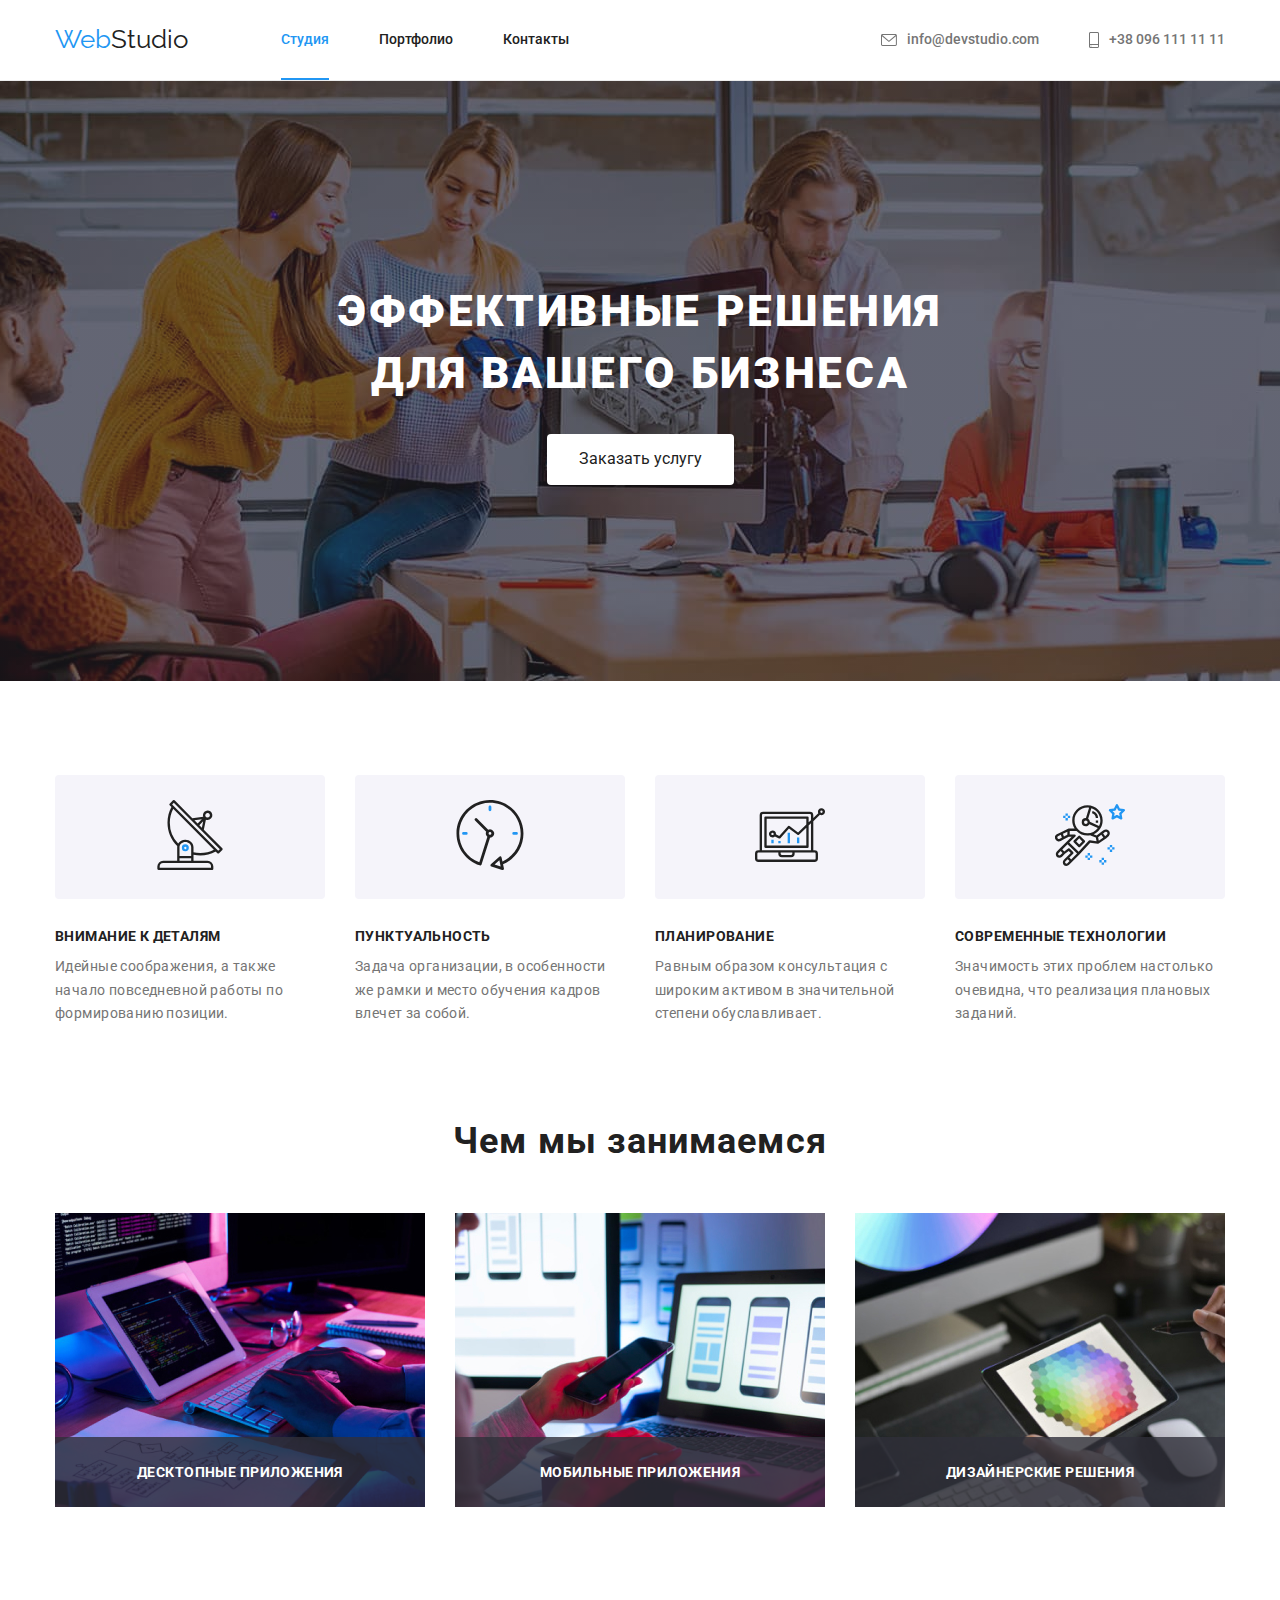
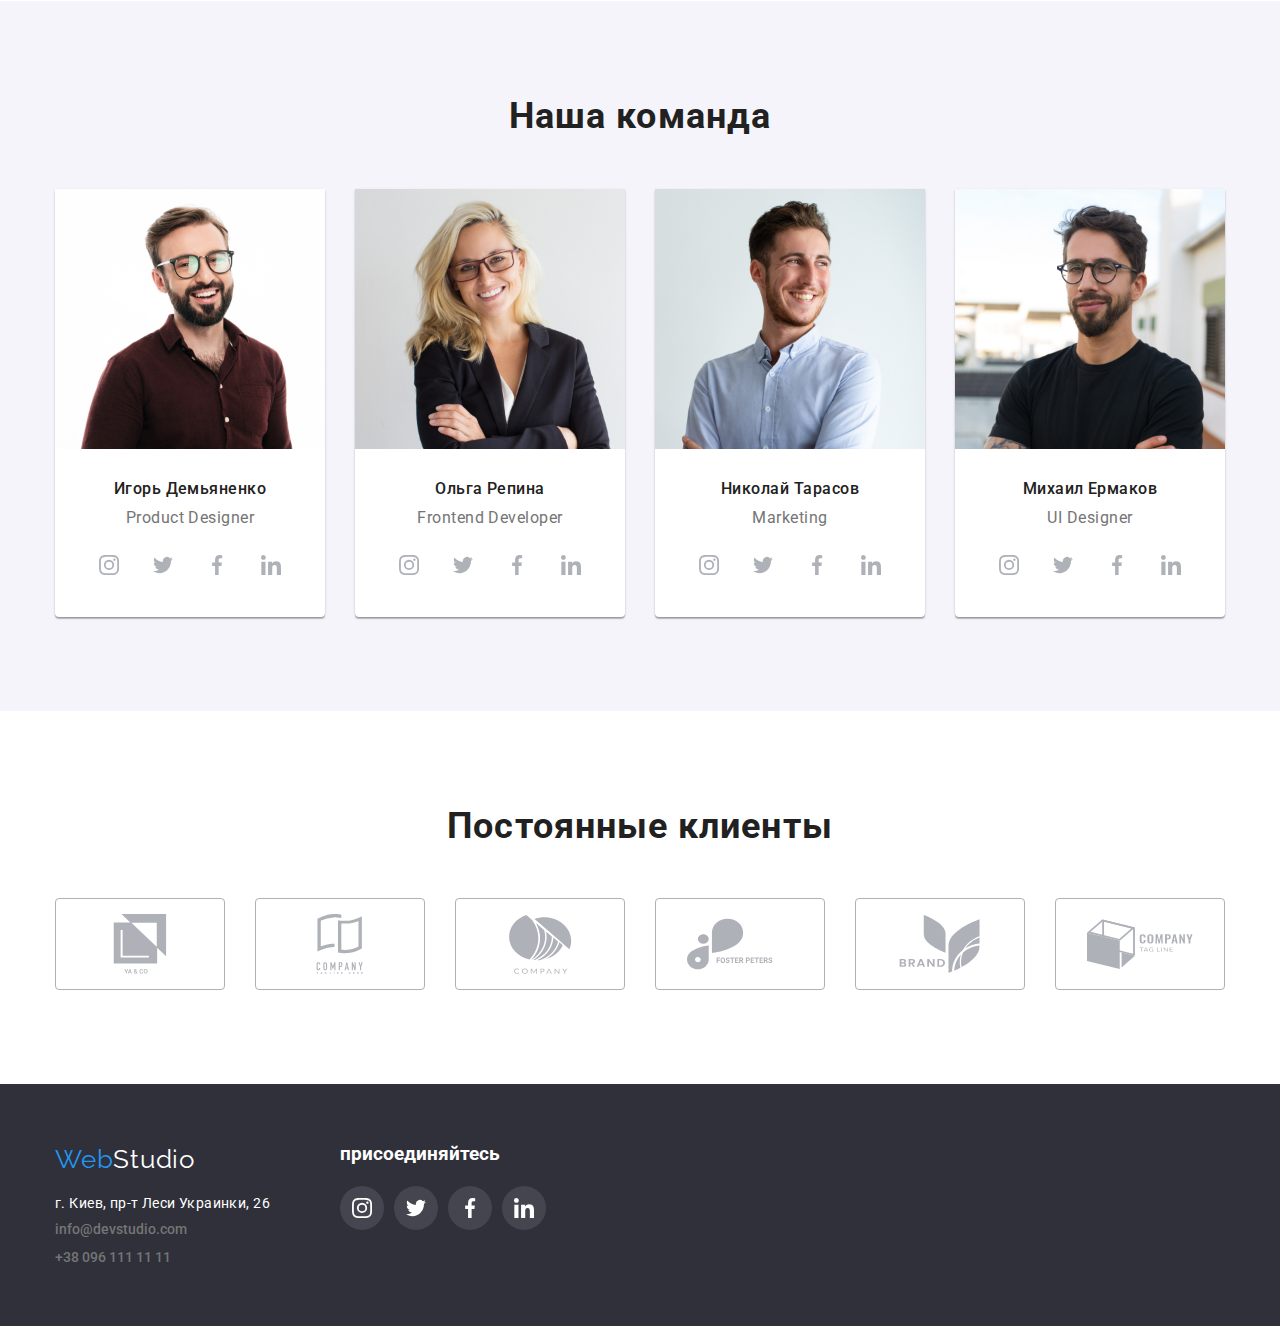
<file: index.html>
<!DOCTYPE html>
<html lang="ru">
    <head>
        <meta charset="UTF-8">
        <meta http-equiv="X-UA-Compatible" content="IE=edge">
        <meta name="viewport" content="width=device-width, initial-scale=1.0">
        <link rel="preconnect" href="https://fonts.googleapis.com">
        <link rel="preconnect" href="https://fonts.gstatic.com" crossorigin>
        <link href="https://fonts.googleapis.com/css2?family=Roboto:wght@400;500;700;900&display=swap" rel="stylesheet">
        <link rel="preconnect" href="https://fonts.googleapis.com">
        <link rel="preconnect" href="https://fonts.gstatic.com" crossorigin>
        <link href="https://fonts.googleapis.com/css2?family=Raleway:wght@700&display=swap" rel="stylesheet">
        <link rel="stylesheet" href="https://cdnjs.cloudflare.com/ajax/libs/modern-normalize/1.1.0/modern-normalize.min.css">
        <link rel="stylesheet" href="./css/styles.css">
        <title>WebStudio</title>
    </head>
    <body>
            <!-- Верхняя линия -->

            <header class="nav-line"> 
                <div class="container primary-nav">
                    <a href="./index.html" class="logo-pagination"><span class="logo-site">Web</span>Studio</a>
                    <nav>    
                        <ul class="site-pagination">
                            <li class="item"><a href="./index.html" class="pagination current">Студия</a></li>
                            <li class="item"><a href="./portfolio.html" class="pagination">Портфолио</a></li>
                            <li class="item"><a href="" class="pagination">Контакты</a></li>
                        </ul>
                    </nav>
                    <ul class="link-nav">
                        <li class="item">
                            <a href="mailto:info@devstudio.com" class="link link-icon-nav">
                                <svg width="16" height="12" class="item-contact-icon">
                                    <use href="./images/icon.svg#icon-mail"></use>
                                </svg>
                            info@devstudio.com
                            </a>
                        </li>
                        <li class="item">
                            <a href="tel:+380961111111" class="link link-icon-nav">
                                <svg width="10" height="16" class="item-contact-icon">
                                    <use href="./images/icon.svg#icon-smartphone"></use>
                                </svg>
                                +38 096 111 11 11
                            </a>
                        </li>
                    </ul>
                </div>
            </header>

            <!-- Шапка -->

            <main>
                <section class="container-fon">
                    <div class="container">
                        <h1 class="primary-title">
                            Эффективные решения<br> для вашего бизнеса
                        </h1>
                            <button  data-modal-open type="button" class="primary-button-order">Заказать услугу</button>
                    </div>
                    <div data-modal class="backdrop is-hidden" >
                        <div class="modal">
                            <button data-modal-close type="button" class="exit-modal">
                                <svg  class="exit-modal-icon" width="11" height="11">
                                    <use href="./images/exit.svg#icon-exit"></use>
                                </svg>
                            </button>
                        </div>
                    </div>

                </section>

                <!-- Особенности -->

                <section class="section">
                    <div class="container ">
                        <ul class="nav-features">
                            <li class="item">
                                <div  class="item-features-icon">
                                    <svg width="70" height="70">
                                        <use href="./images/icon.svg#icon-antenna"></use>
                                    </svg>
                                </div>
                                <h3 class="advantages-tatle">Внимание к деталям</h3>
                                <p class="features-text">Идейные соображения, а также начало повседневной работы по формированию позиции.</p>
                            </li>
                            <li class="item">
                                <div  class="item-features-icon">
                                    <svg width="70" height="70">
                                        <use href="./images/icon.svg#icon-clock"></use>
                                    </svg>
                                </div>
                                <h3 class="advantages-tatle">Пунктуальность</h3>
                                <p class="features-text">Задача организации, в особенности же рамки и место обучения кадров влечет за собой.</p>
                            </li>
                            <li class="item">
                                <div  class="item-features-icon">
                                    <svg width="70" height="70">
                                        <use href="./images/icon.svg#icon-diagram"></use>
                                    </svg>
                                </div>
                                <h3 class="advantages-tatle">Планирование</h3>
                                <p class="features-text">Равным образом консультация с широким активом в значительной степени обуславливает.</p>
                            </li>
                            <li class="item">
                                <div  class="item-features-icon">
                                    <svg width="70" height="70">
                                        <use href="./images/icon.svg#icon-astronaut"></use>
                                    </svg>
                                </div>
                                <h3 class="advantages-tatle">Современные технологии</h3>
                                <p class="features-text">Значимость этих проблем настолько очевидна, что реализация плановых заданий.</p>
                            </li>
                        </ul>
                    </div>
                </section>

                <!-- Чем мы занимаемся -->

                <section class="section-img">
                    <div class="container">
                        <h2 class="subtitle">Чем мы занимаемся</h2>
                        <ul class="block-subtitle-img">
                            <li class="item"><img class="subtitle-img" src="./images/computer.jpg" alt="Набирает текст на компьютере" width="370">
                            <p class="text-item">Десктопные приложения</p></li>
                            <li class="item"><img class="subtitle-img" src="./images/hand-phone.jpg" alt="Синхронизирует телефон с компьютером" width="370">
                            <p class="text-item">Мобильные приложения</p></li>
                            <li class="item"><img class="subtitle-img" src="./images/tablet.jpg" alt="Рисует на планшете" width="370">
                            <p class="text-item">Дизайнерские решения</p></li>
                        </ul>
                    </div>
                </section>

                <!-- Наша команда -->

                <section class="section section-employee"> 
                    <div class="container">
                        <h2 class="subtitle">Наша команда</h2>
                        <ul class="block-employee">
                            <li class="item"><img class="subtitle-img" src="./images/igor.jpg" alt="Мужчина улыбается" width="270">
                                <div class="name-container">
                                    <h3 class="name-employee">Игорь Демьяненко</h3>
                                    <p class="name-specialty">Product Designer</p>

                                    <ul class="primary-icon-employee">
                                        <li class="icon-main-employee">
                                            <a href=""  class="icon-message">
                                                <svg class="icon-team" width="20" height="20">
                                                    <use href="./images/icon.svg#icon-instagram"></use>
                                                </svg>
                                            </a>
                                        </li>
                                        <li class="icon-main-employee">
                                            <a href=""  class="icon-message">
                                                <svg class="icon-team" width="20" height="20">
                                                    <use href="./images/icon.svg#icon-twitter"></use>
                                                </svg>
                                            </a>
                                        </li>
                                        <li class="icon-main-employee">
                                            <a href=""  class="icon-message">
                                                <svg class="icon-team" width="20" height="20">
                                                    <use href="./images/icon.svg#icon-facebook"></use>
                                                </svg>
                                            </a>
                                        </li>
                                        <li class="icon-main-employee">
                                            <a href=""  class="icon-message">
                                                <svg class="icon-team" width="20" height="20">
                                                    <use href="./images/icon.svg#icon-linkedin"></use>
                                                </svg>
                                            </a>
                                        </li>
                                    </ul>
                                </div> 
                            </li>
                            <li class="item"><img class="subtitle-img" src="./images/olga.jpg" alt="Девушка улыбается" width="270">
                                <div class="name-container">
                                    <h3 class="name-employee">Ольга Репина</h3>
                                    <p class="name-specialty">Frontend Developer</p>
                                
                                    <ul class="primary-icon-employee">
                                        <li class="icon-main-employee">
                                            <a href="" class="icon-message">
                                                <svg class="icon-team" width="20" height="20">
                                                    <use href="./images/icon.svg#icon-instagram"></use>
                                                </svg>
                                            </a>
                                        </li>
                                        <li class="icon-main-employee">
                                            <a href="" class="icon-message">
                                                <svg class="icon-team" width="20" height="20">
                                                    <use href="./images/icon.svg#icon-twitter"></use>
                                                </svg>
                                            </a>
                                        </li>
                                        <li class="icon-main-employee">
                                            <a href="" class="icon-message">
                                                <svg class="icon-team" width="20" height="20">
                                                    <use href="./images/icon.svg#icon-facebook"></use>
                                                </svg>
                                            </a>
                                        </li>
                                        <li class="icon-main-employee">
                                            <a href="" class="icon-message">
                                                <svg class="icon-team" width="20" height="20">
                                                    <use href="./images/icon.svg#icon-linkedin"></use>
                                                </svg>
                                            </a>
                                        </li>
                                    </ul>
                                </div>
                            </li>
                            <li class="item"><img class="subtitle-img" src="./images/nikolai.jpg" alt="Мужчина улыбается" width="270">
                                <div class="name-container">
                                    <h3 class="name-employee">Николай Тарасов</h3>
                                    <p class="name-specialty">Marketing</p>

                                    <ul class="primary-icon-employee">
                                        <li class="icon-main-employee">
                                            <a href="" class="icon-message">
                                                <svg class="icon-team" width="20" height="20">
                                                    <use href="./images/icon.svg#icon-instagram"></use>
                                                </svg>
                                            </a>
                                        </li>
                                        <li class="icon-main-employee">
                                            <a href="" class="icon-message">
                                                <svg class="icon-team" width="20" height="20">
                                                    <use href="./images/icon.svg#icon-twitter"></use>
                                                </svg>
                                            </a>
                                
                                        </li>
                                        <li class="icon-main-employee">
                                            <a href="" class="icon-message">
                                                <svg class="icon-team" width="20" height="20">
                                                    <use href="./images/icon.svg#icon-facebook"></use>
                                                </svg>
                                            </a>
                                        </li>
                                        <li class="icon-main-employee">
                                            <a href="" class="icon-message">
                                                <svg class="icon-team" width="20" height="20">
                                                    <use href="./images/icon.svg#icon-linkedin"></use>
                                                </svg>
                                            </a>
                                        </li>
                                    </ul>
                                </div>
                            </li>
                            <li class="item"><img class="subtitle-img" src="./images/mikhail.jpg" alt="Мужчина улыбается" width="270">
                                <div class="name-container">
                                    <h3 class="name-employee">Михаил Ермаков</h3>
                                    <p class="name-specialty">UI Designer</p>
                                
                                    <ul class="primary-icon-employee">
                                        <li class="icon-main-employee">
                                            <a href="" class="icon-message">
                                                <svg class="icon-team" width="20" height="20">
                                                    <use href="./images/icon.svg#icon-instagram"></use>
                                                </svg>
                                            </a>
                                        </li>
                                        <li class="icon-main-employee">
                                            <a href="" class="icon-message">
                                                <svg class="icon-team" width="20" height="20">
                                                    <use href="./images/icon.svg#icon-twitter"></use>
                                                </svg>
                                            </a>
                                        </li>
                                        <li class="icon-main-employee">
                                            <a href="" class="icon-message">
                                                <svg class="icon-team" width="20" height="20">
                                                    <use href="./images/icon.svg#icon-facebook"></use>
                                                </svg>
                                            </a>
                                        </li>
                                        <li class="icon-main-employee">
                                            <a href="" class="icon-message">
                                                <svg class="icon-team" width="20" height="20">
                                                    <use href="./images/icon.svg#icon-linkedin"></use>
                                                </svg>
                                            </a>
                                        </li>
                                    </ul>
                                </div>
                            </li>
                        </ul>
                    </div>
                </section>
                <section class="section">
                    <div class="container">
                        <h2 class="subtitle">Постоянные клиенты</h2>

                        <ul class="permanent-client">
                            <li class="permanent-company">
                                <a href="" class="link-permanent-company">
                                    <svg class="icon-company" width="106" height="60">
                                        <use href="./images/icon.svg#icon-group1"></use>
                                    </svg>
                                </a>
                            </li>
                            <li class="permanent-company">
                                <a href="" class="link-permanent-company">
                                    <svg class="icon-company" width="106" height="60">
                                        <use href="./images/icon.svg#icon-group2"></use>
                                    </svg>
                                </a>
                            </li>
                            <li class="permanent-company">
                                <a href="" class="link-permanent-company">
                                    <svg class="icon-company" width="106" height="60">
                                        <use href="./images/icon.svg#icon-group3"></use>
                                    </svg>
                                </a>
                            </li>
                            <li class="permanent-company">
                                <a href="" class="link-permanent-company">
                                    <svg class="icon-company" width="106" height="60">
                                        <use href="./images/icon.svg#icon-group4"></use>
                                    </svg>
                                </a>
                            </li>
                            <li class="permanent-company">
                                <a href="" class="link-permanent-company">
                                    <svg class="icon-company" width="106" height="60">
                                        <use href="./images/icon.svg#icon-group5"></use>
                                    </svg>
                                </a>
                            </li>
                            <li class="permanent-company">
                                <a href="" class="link-permanent-company">
                                    <svg class="icon-company" width="106" height="60">
                                        <use href="./images/icon.svg#icon-group6"></use>
                                    </svg>
                                </a>
                            </li>
                        </ul>

                    </div>
                </section>
            </main>

            <!-- Подвал -->
            
            <footer class="bottom">
                <div  class="container footer-container">
                    <div>
                        <a href="./index.html" class="bottom-pagination"><span class="logo-site-bottom">Web</span>Studio</a>
                        <address class="bottom-address">
                            <p class="features-address">г. Киев, пр-т Леси Украинки, 26</p>
                            <ul class="bottom-link">
                                <li class="item"><a href="mailto:info@devstudio.com" class="link">info@devstudio.com</a></li>
                                <li class="item"><a href="tel:+380961111111" class="link">+38 096 111 11 11</a></li>
                            </ul>
                        </address>
                    </div>
                    <div class="join-link-section">
                        <h3 class="join-text">присоединяйтесь</h3>
                        
                        <ul class="icon-join-message">
                            <li class="footer-link-message">
                                <a href="" class="footer-link-icon">
                                    <svg class="footer-icon" width="20" height="20">
                                        <use href="./images/icon.svg#icon-instagram"></use>
                                    </svg>
                                </a>
                            </li>
                            <li class="footer-link-message">
                                <a href="" class="footer-link-icon">
                                    <svg class="footer-icon" width="20" height="20">
                                        <use href="./images/icon.svg#icon-twitter"></use>
                                    </svg>
                                </a>
                            </li>
                            <li class="footer-link-message">
                                <a href="" class="footer-link-icon">
                                    <svg class="footer-icon" width="20" height="20">
                                        <use href="./images/icon.svg#icon-facebook"></use>
                                    </svg>
                                </a>
                            </li>
                            <li class="footer-link-message">
                                <a href="" class="footer-link-icon">
                                    <svg class="footer-icon" width="20" height="20">
                                        <use href="./images/icon.svg#icon-linkedin"></use>
                                    </svg>
                                </a>
                            </li>
                        </ul>
                    </div>
                </div>
            </footer>
    <script src="./js/modal.js"></script>
        </body>
</html>
</file>
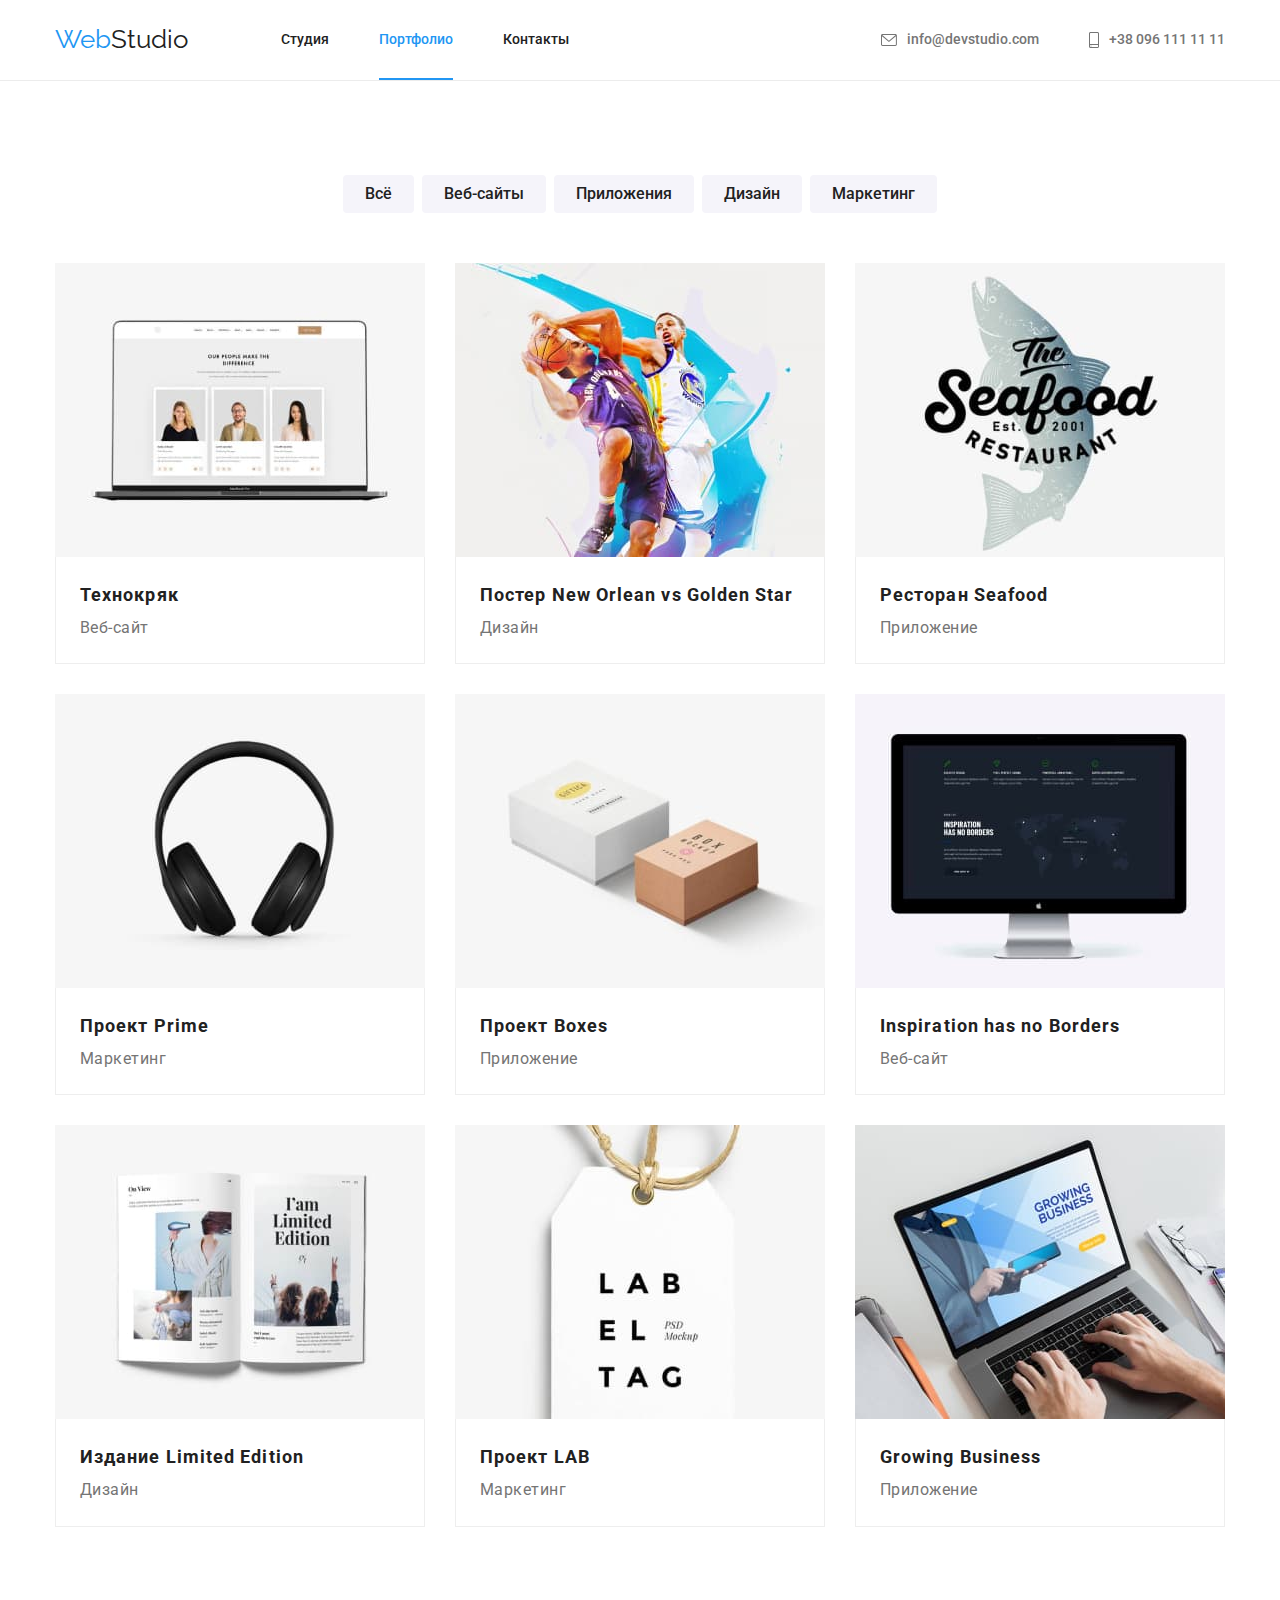
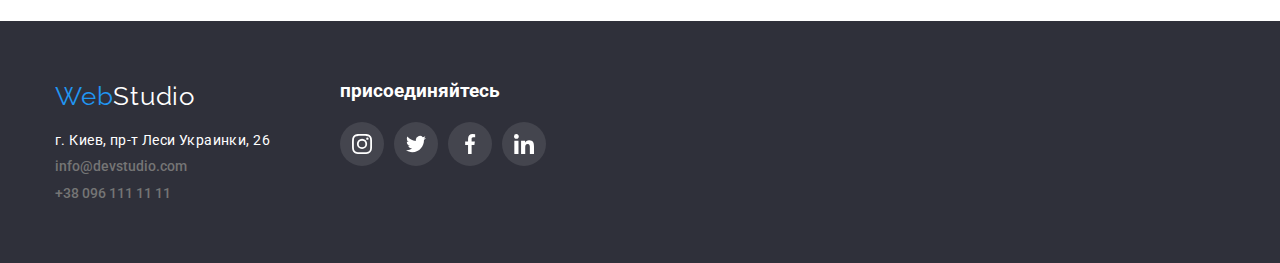
<file: portfolio.html>
<!DOCTYPE html>
<html lang="ru">
<head>
    <meta charset="UTF-8">
    <meta http-equiv="X-UA-Compatible" content="IE=edge">
    <meta name="viewport" content="width=device-width, initial-scale=1.0">
    <link rel="preconnect" href="https://fonts.googleapis.com">
    <link rel="preconnect" href="https://fonts.gstatic.com" crossorigin>
    <link href="https://fonts.googleapis.com/css2?family=Roboto:wght@400;500;700;900&display=swap" rel="stylesheet">
    <link rel="preconnect" href="https://fonts.googleapis.com">
    <link rel="preconnect" href="https://fonts.gstatic.com" crossorigin>
    <link href="https://fonts.googleapis.com/css2?family=Raleway:wght@700&display=swap" rel="stylesheet">
    <link rel="stylesheet" href="https://cdnjs.cloudflare.com/ajax/libs/modern-normalize/1.1.0/modern-normalize.min.css">
    <link rel="stylesheet" href="./css/styles.css">
    <title>WebStudio</title>
</head>
<body>
        <!-- Верхняя линия -->
        <header class="nav-line">
            <div class="container primary-nav">
                <a href="./index.html" class="logo-pagination"><span class="logo-site" >Web</span>Studio</a>
                <nav>
                    <ul class="site-pagination">
                        <li class="item"><a href="./index.html" class="pagination">Студия</a></li>
                        <li class="item"><a href="./portfolio.html" class="pagination current">Портфолио</a></li>
                        <li class="item"><a href="" class="pagination">Контакты</a></li>
                    </ul>
                </nav>
                <ul class="link-nav">
                    <li class="item">
                        <a href="mailto:info@devstudio.com" class="link link-icon-nav">
                            <svg width="16" height="12" class="item-contact-icon">
                                <use href="./images/icon.svg#icon-mail"></use>
                            </svg>
                            info@devstudio.com
                        </a>
                    </li>
                    <li class="item">
                        <a href="tel:+380961111111" class="link link-icon-nav">
                            <svg width="10" height="16" class="item-contact-icon">
                                <use href="./images/icon.svg#icon-smartphone"></use>
                            </svg>
                            +38 096 111 11 11
                        </a>
                    </li>
                </ul>
            </div>
        </header>
        <!-- Портфолио -->
        <main>
            <section class="section">
                <div class="container">
                    <h1 class="visually-hidden">Портфолио</h1>
                        <ul class="portfolio-button">
                            <li class="item"><button type="button" class="button-order">Всё</button></li>
                            <li class="item"><button type="button" class="button-order">Веб-сайты</button></li>
                            <li class="item"><button type="button" class="button-order">Приложения</button></li>
                            <li class="item"><button type="button" class="button-order">Дизайн</button></li>
                            <li class="item"><button type="button" class="button-order">Маркетинг</button></li>
                        </ul>

                    <h2 class="visually-hidden">Типы работ</h2>
                        <ul class="portfolio-container">

                            <li class="item">
                                <a href="" class="link-subtitle-img">
                                    <div class="overlay-image"><img class="subtitle-img" src="./images/technocrack.jpg" alt="Сайт с сотрудниками на ноуте" width="370">
                                        <p class="subtitle-img-text">Технокряк это современная площадка распространения коронавируса. Компании используют эту платформу для цифрового
                                        шпионажа и атак на защищённые сервера конкурентов.</p>
                                    </div>
                                    <div class="item-text"><h3 class="portfolio-title">Технокряк</h3>
                                        <p class="portfolio-specialty">Веб-сайт</p>
                                    </div>
                                </a>
                            </li>

                            <li class="item">
                                <a href="" class="link-subtitle-img">
                                    <div class="overlay-image"><img class="subtitle-img" src="./images/poster.jpg" alt="Постер с игроками в баскетбол" width="370">
                                        <p class="subtitle-img-text">Технокряк это современная площадка распространения коронавируса. Компании используют эту платформу для цифрового
                                        шпионажа и атак на защищённые сервера конкурентов.</p>
                                    </div>
                                    <div class="item-text"><h3 class="portfolio-title">Постер New Orlean vs Golden Star</h3>
                                        <p class="portfolio-specialty">Дизайн</p>
                                    </div>
                                </a>
                            </li>

                            <li class="item">
                                <a href="" class="link-subtitle-img">
                                    <div class="overlay-image"><img class="subtitle-img" src="./images/seafood.jpg" alt="Эмблема ресторана Сифуд" width="370">
                                        <p class="subtitle-img-text">Технокряк это современная площадка распространения коронавируса. Компании используют эту платформу для цифрового
                                        шпионажа и атак на защищённые сервера конкурентов.</p>
                                    </div>
                                    <div class="item-text"><h3 class="portfolio-title">Ресторан Seafood</h3>
                                        <p class="portfolio-specialty">Приложение</p>
                                    </div>
                                </a>
                            </li>

                            <li class="item">
                                <a href="" class="link-subtitle-img">
                                    <div class="overlay-image"><img class="subtitle-img" src="./images/prime.jpg" alt="Наушники" width="370">
                                        <p class="subtitle-img-text">Технокряк это современная площадка распространения коронавируса. Компании используют эту платформу для цифрового
                                        шпионажа и атак на защищённые сервера конкурентов.</p>
                                    </div>
                                    <div class="item-text"><h3 class="portfolio-title">Проект Prime</h3>
                                        <p class="portfolio-specialty">Маркетинг</p>
                                    </div>
                                </a>
                            </li>

                            <li class="item">
                                <a href="" class="link-subtitle-img">
                                    <div class="overlay-image"><img class="subtitle-img" src="./images/boxes.jpg" alt="Две коробки" width="370">
                                        <p class="subtitle-img-text">Технокряк это современная площадка распространения коронавируса. Компании используют эту платформу для цифрового
                                        шпионажа и атак на защищённые сервера конкурентов.</p>
                                    </div>
                                    <div class="item-text"><h3 class="portfolio-title">Проект Boxes</h3>
                                        <p class="portfolio-specialty">Приложение</p>
                                    </div>
                                </a>
                            </li>

                            <li class="item">
                                <a href="" class="link-subtitle-img">
                                    <div class="overlay-image"><img class="subtitle-img" src="./images/borders.jpg" alt="Экран компьютера" width="370">
                                        <p class="subtitle-img-text">Технокряк это современная площадка распространения коронавируса. Компании используют эту платформу для цифрового
                                        шпионажа и атак на защищённые сервера конкурентов.</p>
                                    </div>
                                    <div class="item-text"><h3 class="portfolio-title">Inspiration has no Borders</h3>
                                        <p class="portfolio-specialty">Веб-сайт</p>
                                    </div>
                                </a>
                            </li>

                            <li class="item">
                                <a href="" class="link-subtitle-img">
                                    <div class="overlay-image"><img class="subtitle-img" src="./images/limited-edition.jpg" alt="Открытая книга" width="370">
                                        <p class="subtitle-img-text">Технокряк это современная площадка распространения коронавируса. Компании используют эту платформу для цифрового
                                        шпионажа и атак на защищённые сервера конкурентов.</p>
                                    </div>
                                    <div class="item-text"><h3 class="portfolio-title">Издание Limited Edition</h3>
                                        <p class="portfolio-specialty">Дизайн</p>
                                    </div>
                                </a>
                            </li>

                            <li class="item">
                                <a href="" class="link-subtitle-img">
                                    <div class="overlay-image"><img class="subtitle-img" src="./images/lab.jpg" alt="Этекетка с лэйблом" width="370">
                                        <p class="subtitle-img-text">Технокряк это современная площадка распространения коронавируса. Компании используют эту платформу для цифрового
                                        шпионажа и атак на защищённые сервера конкурентов.</p>
                                    </div>
                                    <div class="item-text"><h3 class="portfolio-title">Проект LAB</h3>
                                        <p class="portfolio-specialty">Маркетинг</p>
                                    </div>
                                </a>
                            </li>

                            <li class="item">
                                <a href="" class="link-subtitle-img">
                                    <div class="overlay-image"><img class="subtitle-img" src="./images/business.jpg" alt="Руки на клавиатуре ноутбука" width="370">
                                        <p class="subtitle-img-text">Технокряк это современная площадка распространения коронавируса. Компании используют эту платформу для цифрового
                                        шпионажа и атак на защищённые сервера конкурентов.</p>
                                    </div>
                                    <div class="item-text"><h3 class="portfolio-title">Growing Business</h3>
                                        <p class="portfolio-specialty">Приложение</p>
                                    </div>
                                </a>
                            </li>
                        </ul>
                </div>
            </section>
        </main>
        <!-- Подвал -->
        <footer class="bottom">
            <div class="container footer-container">
                <div>
                    <a href="./index.html" class="bottom-pagination"><span class="logo-site-bottom">Web</span>Studio</a>
                    <address class="bottom-address">
                        <p class="features-address">г. Киев, пр-т Леси Украинки, 26</p>
                        <ul class="bottom-link">
                            <li class="item"><a href="mailto:info@devstudio.com" class="link">info@devstudio.com</a></li>
                            <li class="item"><a href="tel:+380961111111" class="link">+38 096 111 11 11</a></li>
                        </ul>
                    </address>
                </div>
                <div class="join-link-section">
                    <h3 class="join-text">присоединяйтесь</h3>
            
                    <ul class="icon-join-message">
                        <li class="footer-link-message">
                            <a href="" class="footer-link-icon">
                                <svg class="footer-icon" width="20" height="20">
                                    <use href="./images/icon.svg#icon-instagram"></use>
                                </svg>
                            </a>
                        </li>
                        <li class="footer-link-message">
                            <a href="" class="footer-link-icon">
                                <svg class="footer-icon" width="20" height="20">
                                    <use href="./images/icon.svg#icon-twitter"></use>
                                </svg>
                            </a>
                        </li>
                        <li class="footer-link-message">
                            <a href="" class="footer-link-icon">
                                <svg class="footer-icon" width="20" height="20">
                                    <use href="./images/icon.svg#icon-facebook"></use>
                                </svg>
                            </a>
                        </li>
                        <li class="footer-link-message">
                            <a href="" class="footer-link-icon">
                                <svg class="footer-icon" width="20" height="20">
                                    <use href="./images/icon.svg#icon-linkedin"></use>
                                </svg>
                            </a>
                        </li>
                    </ul>
                </div>
            </div>
        </footer>
</body>
</html>
</file>
<file: css/styles.css>
*,
*::before,
*::after {
  box-sizing: border-box;
}

/* основа текста */

:root {
  --title-text-color: #212121;
  --subtitle-text-color: #757575;
  --accent-color: #2196f3;
  --text-btn-color: #ffffff;
  --fon-color: #2f303a;
  --btn-fon-color: #f5f4fa;
  --icon-fon-color: #afb1b8;
}

.visually-hidden {
  position: absolute;
  width: 1px;
  height: 1px;
  margin: -1px;
  border: 0;
  padding: 0;

  white-space: nowrap;
  clip-path: inset(100%);
  clip: rect(0 0 0 0);
  overflow: hidden;
}

body {
  font-family: 'Roboto', sans-serif;
  color: var(--title-text-color);
}

ul {
  list-style-type: none;
}

/* размеры сайта */

h1,
h2,
h3,
ul,
p {
  margin: 0;
  padding: 0;
}

.container {
  width: 1200px;
  padding-left: 15px;
  padding-right: 15px;
  margin-left: auto;
  margin-right: auto;
}

/* Верхняя линия*/

.nav-line {
  width: 100%;
  border-bottom: 1px solid #ececec;
}

.primary-nav {
  display: flex;
  align-items: center;
}

.logo-pagination {
  font-family: 'Raleway', sans-serif;
  color: var(--title-text-color);
  font-size: 26px;
  line-height: 1.2;
  text-decoration: none;
  margin-right: 93px;
}

.site-pagination {
  display: flex;
}

.site-pagination .pagination.current {
  position: relative;
  color: var(--accent-color);
}

.site-pagination .pagination.current::after {
  position: absolute;
  content: '';
  width: 100%;
  height: 2px;
  bottom: 0;
  transform: translateX(-100%);
  background-color: var(--accent-color);
}

.site-pagination .item:not(:last-child) {
  margin-right: 50px;
}

.pagination {
  display: block;
  padding-top: 32px;
  padding-bottom: 32px;

  color: var(--title-text-color);
  font-weight: 500;
  font-size: 14px;
  line-height: 1.1;
  text-decoration: none;

  transition-property: color;
  transition-duration: 250ms;
  transition-timing-function: cubic-bezier(0.4, 0, 0.2, 1);
}

.pagination:hover,
.pagination:focus {
  color: var(--accent-color);
}
.link-nav {
  display: flex;
  margin-left: auto;
}

.link-nav .item {
  display: flex;
  justify-content: center;
  align-items: center;
}

.link-nav .item + .item {
  margin-left: 50px;
}

.link-nav .link {
  padding-top: 32px;
  padding-bottom: 32px;
}

.link {
  color: var(--subtitle-text-color);
  font-weight: 500;
  font-size: 14px;
  line-height: 1.1;
  font-style: normal;
  text-decoration: none;

  transition-property: color;
  transition-duration: 250ms;
  transition-timing-function: cubic-bezier(0.4, 0, 0.2, 1);
}

.link-icon-nav {
  display: flex;
  justify-content: center;
  align-items: center;
}

.item-contact-icon {
  align-items: baseline;
  fill: currentColor;
  margin-right: 10px;
}

.logo-site-bottom,
.logo-site,
.link:hover,
.link:focus {
  color: var(--accent-color);
}

/* шапка */

.container-fon {
  max-width: 1600px;
  height: 600px;
  margin-left: auto;
  margin-right: auto;
  padding-top: 200px;
  padding-bottom: 200px;
  text-align: center;
  background: var(--fon-color);
  background-image: linear-gradient(rgba(47, 48, 58, 0.4), rgba(47, 48, 58, 0.4)),
    url(../images/main-fon.jpg);
  background-repeat: no-repeat;
  background-position: center;
  background-size: cover;
}

.primary-button-order {
  padding: 10px 32px;
  box-shadow: 0px 4px 4px rgba(0, 0, 0, 0.15);
  border: none;
  border-radius: 4px;

  color: var(--title-text-color);
  background: var(--text-btn-color);
  font-family: 'Roboto', sans-serif;
  font-size: 16px;
  line-height: 1.9;
  cursor: pointer;

  transition-property: background-color, color;
  transition-duration: 250ms;
  transition-timing-function: cubic-bezier(0.4, 0, 0.2, 1);
}

.primary-button-order:hover,
.primary-button-order:focus {
  color: var(--text-btn-color);
  background: var(--accent-color);
}

.primary-title {
  margin-bottom: 30px;
  color: var(--text-btn-color);
  background: transparent;
  font-weight: 900;
  font-size: 44px;
  line-height: 1.4;
  letter-spacing: 0.06em;
  text-transform: uppercase;
}

/* особенности */

.section {
  padding-top: 94px;
  padding-bottom: 94px;
}

.nav-features {
  display: flex;
}

.nav-features .item {
  width: 270px;
}

.item-features-icon {
  width: 270px;
  padding: 25px 100px;
  margin-bottom: 30px;
  background: var(--btn-fon-color);
  border-radius: 4px;
}

.nav-features .item:not(:last-child) {
  margin-right: 30px;
}

.advantages-tatle {
  margin-bottom: 10px;
  font-size: 14px;
  line-height: 1.1;
  letter-spacing: 0.03em;
  text-transform: uppercase;
}

.features-text {
  font-size: 14px;
  line-height: 1.7;
  letter-spacing: 0.03em;
  color: var(--subtitle-text-color);
}

/* чем мы занимаемся */

.section-img {
  padding-bottom: 94px;
}

.subtitle {
  text-align: center;
  margin-bottom: 50px;
  font-size: 36px;
  line-height: 1.2;
  letter-spacing: 0.03em;
}

.block-subtitle-img {
  display: flex;
}

.block-subtitle-img .item:not(:last-child) {
  margin-right: 30px;
}

.subtitle-img {
  display: block;
}

.block-subtitle-img .item {
  position: relative;
}

.item .text-item {
  width: 100%;
  padding: 27px 82px;
  font-weight: bold;
  font-size: 14px;
  line-height: 16px;
  text-align: center;
  letter-spacing: 0.03em;
  text-transform: uppercase;
  background-color: rgba(47, 48, 58, 0.8);
  color: var(--text-btn-color);

  position: absolute;
  bottom: 0;
  right: 0;
}

/* наша команда */

.section-employee {
  background: var(--btn-fon-color);
}

.block-employee {
  display: flex;
}

.block-employee .item:not(:last-child) {
  margin-right: 30px;
}

.subtitle-employee {
  display: block;
}

.block-employee .item {
  background: var(--text-btn-color);
  box-shadow: 0px 1px 3px rgba(0, 0, 0, 0.12), 0px 1px 1px rgba(0, 0, 0, 0.14),
    0px 2px 1px rgba(0, 0, 0, 0.2);
  border-radius: 0px 0px 4px 4px;
}

.name-employee {
  margin-bottom: 10px;
  font-weight: 500;
  font-size: 16px;
  line-height: 1.2;
  letter-spacing: 0.03em;
  text-align: center;
}

.name-specialty {
  font-size: 16px;
  line-height: 1.2;
  color: var(--subtitle-text-color);
  letter-spacing: 0.03em;
  text-align: center;
  margin-bottom: 16px;
}

.name-container {
  padding-top: 30px;
  padding-bottom: 30px;
}

.icon-team {
  fill: var(--icon-fon-color);
}

.primary-icon-employee {
  display: flex;
  justify-content: center;
}

.icon-main-employee {
  display: flex;
  align-items: center;
  justify-content: center;
  width: 44px;
  height: 44px;
}

.icon-message {
  display: flex;
  align-items: center;
  justify-content: center;
  width: 100%;
  height: 100%;
  border-radius: 50%;
  color: var(--icon-fon-color);

  transition-property: background-color, color;
  transition-duration: 250ms;
  transition-timing-function: cubic-bezier(0.4, 0, 0.2, 1);
}

.icon-team {
  fill: currentColor;
}

.icon-message:hover,
.icon-message:focus {
  color: var(--text-btn-color);
  background: var(--accent-color);
}

.icon-main-employee:not(:last-child) {
  margin-right: 10px;
}

/* Постоянные клиенты  */

.permanent-client {
  display: flex;
  justify-content: center;
}

.permanent-company:not(:last-child) {
  margin-right: 30px;
}

.permanent-company {
  display: flex;
  justify-content: center;
  align-items: center;
  width: 170px;
  height: 92px;
  border-radius: 4px;
}

.link-permanent-company {
  display: flex;
  align-items: center;
  justify-content: center;
  width: 100%;
  height: 100%;
  border: 1px solid var(--icon-fon-color);
  color: var(--icon-fon-color);
  border-radius: 4px;

  transition-property: border-color, color;
  transition-duration: 250ms;
  transition-timing-function: cubic-bezier(0.4, 0, 0.2, 1);
}

.icon-company {
  fill: currentColor;
}

.link-permanent-company:hover,
.link-permanent-company:focus {
  color: var(--accent-color);
  border-color: var(--accent-color);
}

/* подвал */
.footer-container {
  display: flex;
}

.bottom {
  display: flex;
  align-items: center;
  padding-top: 60px;
  padding-bottom: 60px;
  background: var(--fon-color);
}

.bottom-pagination {
  display: block;
  margin-bottom: 20px;

  font-family: 'Raleway', sans-serif;
  color: var(--text-btn-color);
  font-size: 26px;
  line-height: 1.2;
  letter-spacing: 0.03em;
  text-decoration: none;
}

.features-address {
  display: block;
  margin-bottom: 9px;
  font-size: 14px;
  color: var(--text-btn-color);
  font-style: normal;
  letter-spacing: 0.03em;
}

.bottom-link .item {
  display: block;
}

.bottom-link .item:not(:last-child) {
  margin-bottom: 9px;
}

.join-link-section {
  margin-left: 70px;
}

.icon-join-message {
  display: flex;
}

.join-text {
  margin-bottom: 20px;
  color: var(--text-btn-color);
}

.footer-link-message {
  display: flex;
  align-items: center;
  justify-content: center;
  width: 44px;
  height: 44px;
}

.footer-link-icon {
  display: flex;
  align-items: center;
  justify-content: center;
  width: 100%;
  height: 100%;
  border-radius: 50%;
  color: var(--text-btn-color);
  background-color: rgba(255, 255, 255, 0.1);

  transition-property: background-color;
  transition-duration: 250ms;
  transition-timing-function: cubic-bezier(0.4, 0, 0.2, 1);
}

.footer-link-message:not(:last-child) {
  margin-right: 10px;
}

.footer-icon {
  fill: currentColor;
}

.footer-link-icon:hover,
.footer-link-icon:focus {
  background: var(--accent-color);
}

/* портфолио */

.portfolio-button {
  display: flex;
  justify-content: center;
  margin-bottom: 50px;
}

.portfolio-button > .item:not(:last-child) {
  margin-right: 8px;
}

.portfolio-button .button-order {
  font-family: 'Roboto', sans-serif;

  font-weight: 500;
  font-size: 16px;
  line-height: 1.6;
  cursor: pointer;
  border-radius: 4px;
  border: 0;
  padding: 6px 22px;
  color: var(--title-text-color);
  background-color: var(--btn-fon-color);

  transition-property: background-color, box-shadow, color;
  transition-duration: 250ms;
  transition-timing-function: cubic-bezier(0.4, 0, 0.2, 1);
}

.portfolio-button .button-order:hover,
.portfolio-button .button-order:focus {
  color: var(--text-btn-color);
  background: var(--accent-color);
  box-shadow: 0px 3px 1px rgba(0, 0, 0, 0.1), 0px 1px 2px rgba(0, 0, 0, 0.08),
    0px 2px 2px rgba(0, 0, 0, 0.12);
}

.portfolio-container {
  display: flex;
  flex-wrap: wrap;
}

.portfolio-container .item {
  width: 370px;
  margin-right: 30px;
  margin-bottom: 30px;
}

.portfolio-container .item:nth-child(3n) {
  margin-right: 0;
}

.portfolio-container .item:nth-last-child(-n + 3) {
  margin-bottom: 0;
}

.link-subtitle-img {
  display: block;
  text-decoration: none;

  transition-property: box-shadow;
  transition-duration: 250ms;
  transition-timing-function: cubic-bezier(0.4, 0, 0.2, 1);
}

.link-subtitle-img:hover,
.link-subtitle-img:focus {
  box-shadow: 0px 1px 1px rgba(0, 0, 0, 0.12), 0px 4px 4px rgba(0, 0, 0, 0.06),
    1px 4px 6px rgba(0, 0, 0, 0.16);
}

.link-subtitle-img .overlay-image {
  position: relative;
  overflow: hidden;
}

.subtitle-img-text {
  position: absolute;
  bottom: 0;
  right: 0;
  font-size: 18px;
  line-height: 28px;
  padding: 63px 24px;
  letter-spacing: 0.03em;
  background: rgba(33, 150, 243, 0.9);
  color: var(--text-btn-color);
  cursor: pointer;

  opacity: 0;

  transform: translateY(100%);
  transition: opacity 250ms linear, transform 250ms linear;
}

.portfolio-container .link-subtitle-img:hover .subtitle-img-text,
.portfolio-container .link-subtitle-img:focus .subtitle-img-text {
  opacity: 1;
  transform: translateY(0);
}

.portfolio-title {
  font-size: 18px;
  line-height: 2;
  letter-spacing: 0.06em;
  color: var(--title-text-color);
}

.portfolio-specialty {
  font-size: 16px;
  line-height: 1.9;
  letter-spacing: 0.03em;
  color: var(--subtitle-text-color);
}

.item-text {
  padding: 20px 24px;
  border-right: 1px solid #eeeeee;
  border-bottom: 1px solid #eeeeee;
  border-left: 1px solid #eeeeee;
}

.backdrop.is-hidden {
  opacity: 0;
  pointer-events: none;
  visibility: hidden;
}

.backdrop {
  position: relative;
  position: fixed;
  top: 0;
  left: 0;
  width: 100%;
  height: 100%;
  background: rgba(0, 0, 0, 0.2);

  transition: opacity 250ms linear, visibility 250ms linear;
}

.modal {
  position: absolute;
  top: 50%;
  left: 50%;
  transform: translate(-50%, -50%);
  width: 528px;
  height: 581px;
  background: var(--text-btn-color);
  box-shadow: 0px 1px 3px rgba(0, 0, 0, 0.12), 0px 1px 1px rgba(0, 0, 0, 0.14),
    0px 2px 1px rgba(0, 0, 0, 0.2);
  border-radius: 4px;
}

.exit-modal {
  position: absolute;
  width: 30px;
  height: 30px;
  top: 8px;
  right: 8px;
  padding: 0;
  border: 1px solid rgba(0, 0, 0, 0.1);
  background: var(--text-btn-color);
  border-radius: 50%;
  cursor: pointer;
}
</file>
